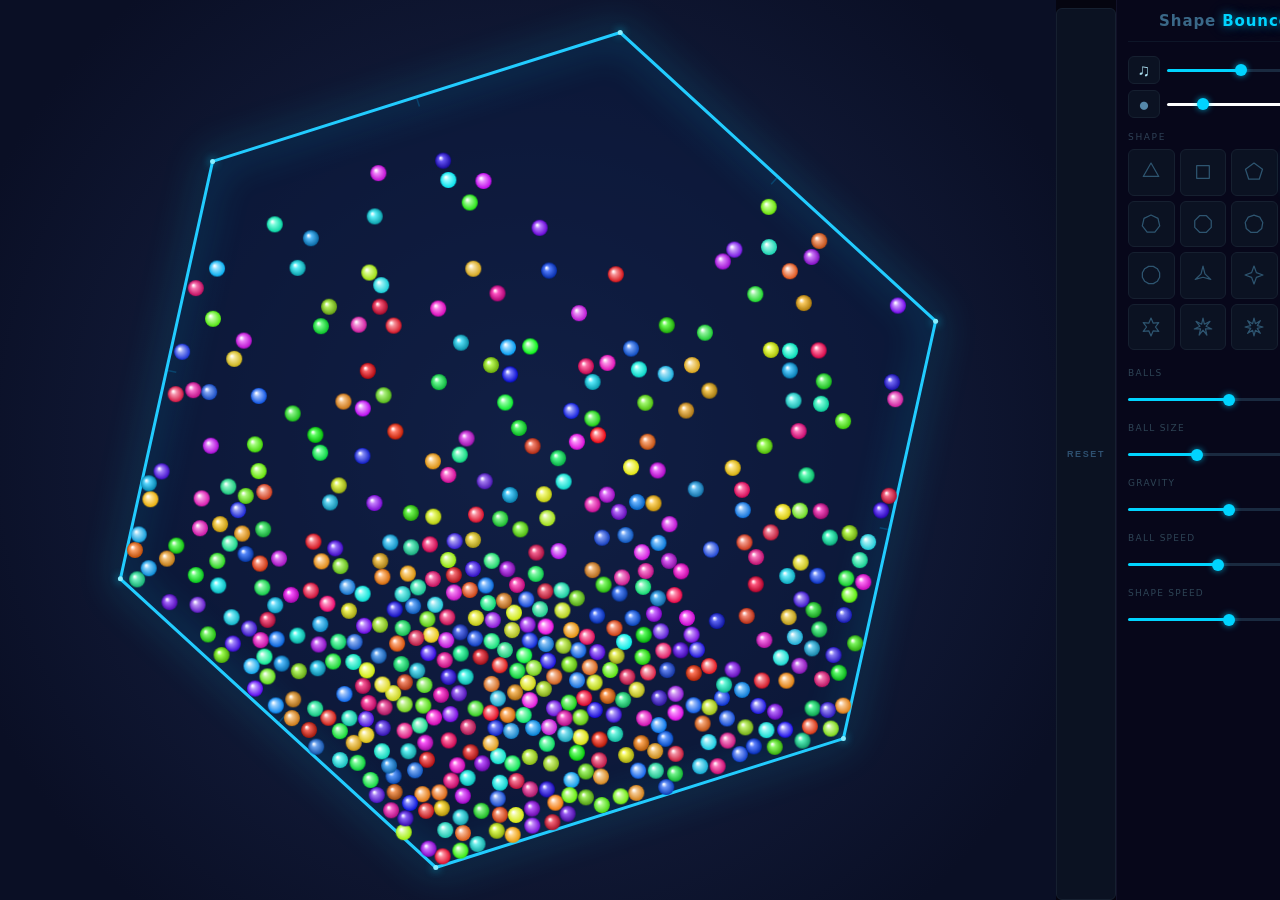
<file: shapebouncer.html>
<!DOCTYPE html>
<html lang="en">
<head>
    <meta charset="UTF-8">
    <title>Shape Bouncer</title>
    <style>
        * { margin:0; padding:0; box-sizing:border-box; }
        body { background:#050510; display:flex; height:100vh; overflow:hidden; font-family:'Segoe UI',system-ui,sans-serif; }
        canvas { display:block; flex:1; }

        /* ── Reset button ── */
        #resetBtn {
            background:#0b1222; border:1.5px solid #162030;
            border-radius:6px; color:#2e5070;
            font-size:9px; font-weight:700; letter-spacing:.18em; text-transform:uppercase;
            padding:4px 10px; cursor:pointer; margin-top:8px;
            transition:border-color .15s, color .15s;
        }
        #resetBtn:hover { border-color:#006688; color:#00d4ff; }

        #panel {
            width:224px; flex-shrink:0;
            background:#07071a; border-left:1px solid #111128;
            padding:14px 11px; display:flex; flex-direction:column; gap:14px;
            overflow-y:auto;
        }

        /* ── Logo ── */
        #logo {
            text-align:center;
            padding-bottom:12px;
            border-bottom:1px solid #0e1628;
        }
        .logo-title {
            font-size:15px; font-weight:800; letter-spacing:.06em; line-height:1;
        }
        .logo-title .w1 { color:#3a6888; }
        .logo-title .w2 {
            color:#00d4ff;
            text-shadow:0 0 10px rgba(0,212,255,.55), 0 0 22px rgba(0,212,255,.2);
        }

        /* ── Audio bar ── */
        #audio-bar { display:flex; flex-direction:column; gap:6px; }
        .audio-row { display:flex; align-items:center; gap:7px; }
        .audio-row input[type=range] { flex:1; }

        /* Shared mute-button style */
        .mute-btn {
            flex-shrink:0; position:relative; overflow:hidden;
            background:#0b1222; border:1.5px solid #162030;
            border-radius:6px; cursor:pointer; line-height:1;
            width:32px; height:28px;
            display:flex; align-items:center; justify-content:center;
            transition:border-color .15s;
        }
        .mute-btn:hover { border-color:#006688; }
        .mute-btn.muted { border-color:#3a1010; }
        .mute-btn.muted .btn-icon { opacity:.35; }
        .mute-btn .mute-slash {
            display:none; position:absolute; inset:0; pointer-events:none;
        }
        .mute-btn .mute-slash::before {
            content:''; position:absolute;
            width:2px; height:calc(100% + 8px);
            background:#cc1111; border-radius:1px;
            top:-4px; left:50%;
            transform:translateX(-50%) rotate(-40deg);
        }
        .mute-btn.muted .mute-slash { display:block; }

        #muteBtn     .btn-icon { color:#aaddee; font-size:17px; }
        #ballMuteBtn .btn-icon { color:#5588aa; font-size:19px; }

        /* ── Shape grid ── */
        .sec-title { font-size:9px; letter-spacing:.18em; text-transform:uppercase; color:#2e4055; margin-bottom:7px; }
        #shape-grid { display:grid; grid-template-columns:repeat(4,1fr); gap:5px; }
        .shape-btn {
            aspect-ratio:1; background:#0b1222; border:1.5px solid #162030;
            border-radius:6px; cursor:pointer; display:flex; align-items:center;
            justify-content:center; padding:0; transition:border-color .15s,background .15s;
        }
        .shape-btn:hover  { border-color:#006688; background:#0e1828; }
        .shape-btn.active { border-color:#00d4ff; background:#081522; box-shadow:0 0 8px rgba(0,212,255,.15); }
        .shape-btn svg    { width:22px; height:22px; display:block; }
        .shape-btn polygon,
        .shape-btn circle { stroke:#2e5570; fill:none; stroke-width:1.8; stroke-linejoin:round; }
        .shape-btn.active polygon,
        .shape-btn.active circle { stroke:#00d4ff; }

        /* ── Sliders ── */
        .ctrl label {
            display:flex; justify-content:space-between; align-items:baseline;
            font-size:9px; letter-spacing:.14em; text-transform:uppercase;
            color:#2e4455; margin-bottom:7px;
        }
        .ctrl label span { color:#00d4ff; font-size:13px; font-weight:600; letter-spacing:0; }
        input[type=range] {
            -webkit-appearance:none; appearance:none;
            width:100%; height:3px; border-radius:2px; outline:none; cursor:pointer;
        }
        input[type=range]::-webkit-slider-thumb {
            -webkit-appearance:none; width:12px; height:12px; border-radius:50%;
            background:#00d4ff; box-shadow:0 0 6px rgba(0,212,255,.7); cursor:pointer;
        }
        input[type=range]::-moz-range-thumb {
            width:12px; height:12px; border:none; border-radius:50%;
            background:#00d4ff; box-shadow:0 0 6px rgba(0,212,255,.7); cursor:pointer;
        }
    </style>
</head>
<body>
<canvas id="c"></canvas>
<button id="resetBtn">Reset</button>
<div id="panel">

    <div id="logo">
        <div class="logo-title">
            <span class="w1">Shape</span>&nbsp;<span class="w2">Bouncer</span>
        </div>
    </div>

    <div id="audio-bar">
        <div class="audio-row">
            <button id="muteBtn" class="mute-btn" title="Toggle music">
                <span class="btn-icon">&#9835;</span>
                <span class="mute-slash"></span>
            </button>
            <input type="range" id="sVolume" min="0" max="100" value="45" title="Music volume">
        </div>
        <div class="audio-row">
            <button id="ballMuteBtn" class="mute-btn" title="Toggle ball sounds">
                <span class="btn-icon">&#9679;</span>
                <span class="mute-slash"></span>
            </button>
            <input type="range" id="sBallSound" min="0" max="100" value="20" title="Ball hit volume">
        </div>
    </div>

    <div>
        <div class="sec-title">Shape</div>
        <div id="shape-grid"></div>
    </div>

    <div class="ctrl">
        <label>Balls <span id="vBalls">500</span></label>
        <input type="range" id="sBalls" min="1" max="1000" value="500">
    </div>
    <div class="ctrl">
        <label>Ball Size <span id="vBallSize">8</span></label>
        <input type="range" id="sBallSize" min="3" max="18" value="8">
    </div>
    <div class="ctrl">
        <label>Gravity <span id="vGravity">5</span></label>
        <input type="range" id="sGravity" min="0" max="10" value="5">
    </div>
    <div class="ctrl">
        <label>Ball Speed <span id="vBallSpeed">5</span></label>
        <input type="range" id="sBallSpeed" min="1" max="10" value="5">
    </div>
    <div class="ctrl">
        <label>Shape Speed <span id="vShapeSpeed">5</span></label>
        <input type="range" id="sShapeSpeed" min="0" max="10" value="5">
    </div>

</div>
<script>
// ── Canvas ────────────────────────────────────────────────────
const c   = document.getElementById('c');
const ctx = c.getContext('2d', { alpha: true, antialias: true });
const PANEL_W = 224;

// Ensure canvas resolution matches visual size
function resizeCanvas() {
    c.width  = window.innerWidth - PANEL_W;
    c.height = window.innerHeight;
}
resizeCanvas();
window.addEventListener('resize', resizeCanvas);

const W = c.width, H = c.height, cx = W/2, cy = H/2;

const SHAPE_R  = 0.475 * Math.min(W, H);
const SUBSTEPS = 2;

// BALL_R is dynamic (slider-controlled); initialise from screen size
const _defaultR = Math.round(Math.max(3, Math.min(18, SHAPE_R * 0.018)));
document.getElementById('sBallSize').value = _defaultR;
let BALL_R = _defaultR;

// Pre-rendered background — drawn once, used every frame for a clean clear
const bgCanvas = document.createElement('canvas');
bgCanvas.width = W; bgCanvas.height = H;
const bgCtx = bgCanvas.getContext('2d');
const _bgGr = bgCtx.createRadialGradient(cx, cy, 0, cx, cy, SHAPE_R * 1.4);
_bgGr.addColorStop(0, '#1a2850');
_bgGr.addColorStop(1, '#0a0f25');
bgCtx.fillStyle = _bgGr;
bgCtx.fillRect(0, 0, W, H);

// Ensure canvas is rendered on first frame
ctx.drawImage(bgCanvas, 0, 0);

// ── Shapes ────────────────────────────────────────────────────
const SHAPES = [
    { sides:3,  star:false, label:'Triangle',  sa:-Math.PI/2 },
    { sides:4,  star:false, label:'Square',    sa:-Math.PI/4 },
    { sides:5,  star:false, label:'Pentagon',  sa:-Math.PI/2 },
    { sides:6,  star:false, label:'Hexagon',   sa:-Math.PI/3 },
    { sides:7,  star:false, label:'Heptagon',  sa:-Math.PI/2 },
    { sides:8,  star:false, label:'Octagon',   sa:-3*Math.PI/8 },
    { sides:9,  star:false, label:'Nonagon',   sa:-Math.PI/2 },
    { sides:10, star:false, label:'Decagon',   sa:-2*Math.PI/5 },
    { sides:12, star:false, label:'Dodecagon', sa:-5*Math.PI/12 },
    { sides:3,  star:true,  label:'3-Star',    sa:-Math.PI/2,  ir:0.25 },
    { sides:4,  star:true,  label:'4-Star',    sa:-Math.PI/2,  ir:0.38 },
    { sides:5,  star:true,  label:'5-Star',    sa:-Math.PI/2,  ir:0.382 },
    { sides:6,  star:true,  label:'6-Star',    sa:-Math.PI/2,  ir:0.50 },
    { sides:7,  star:true,  label:'7-Star',    sa:-Math.PI/2,  ir:0.35 },
    { sides:8,  star:true,  label:'8-Star',    sa:-Math.PI/2,  ir:0.40 },
    { sides:0,  star:false, label:'Circle',    sa:0 },
];
let currentShape = SHAPES[3];

// ── Audio ─────────────────────────────────────────────────────
let audioCtx = null, masterGain = null, reverbNode = null;
let audioMuted = false, ballSoundMuted = false;
let audioVol = 0.45, audioStarted = false;
let ballSoundVol = 0.20;
let soundsThisFrame = 0;
const MAX_SOUNDS_PER_FRAME = 3;
let noiseBuffer = null;

function makeNoiseBuffer() {
    const len = Math.floor(audioCtx.sampleRate * 0.1);
    const buf = audioCtx.createBuffer(1, len, audioCtx.sampleRate);
    const d = buf.getChannelData(0);
    for (let i = 0; i < len; i++) d[i] = Math.random() * 2 - 1;
    return buf;
}

function startAudio() {
    if (audioStarted) return;
    audioStarted = true;
    try {
        audioCtx = new (window.AudioContext || window.webkitAudioContext)();

        const revSec = 1.6, revLen = Math.floor(audioCtx.sampleRate * revSec);
        const revBuf = audioCtx.createBuffer(2, revLen, audioCtx.sampleRate);
        for (let ch = 0; ch < 2; ch++) {
            const d = revBuf.getChannelData(ch);
            for (let i = 0; i < revLen; i++)
                d[i] = (Math.random() * 2 - 1) * Math.pow(1 - i / revLen, 2.8);
        }
        reverbNode = audioCtx.createConvolver();
        reverbNode.buffer = revBuf;

        const delay = audioCtx.createDelay(0.6);
        delay.delayTime.value = 0.22;
        const delayFB = audioCtx.createGain();
        delayFB.gain.value = 0.30;
        delay.connect(delayFB); delayFB.connect(delay);

        masterGain = audioCtx.createGain();
        masterGain.gain.value = audioMuted ? 0 : audioVol;
        reverbNode.connect(masterGain);
        delay.connect(masterGain);
        masterGain.connect(audioCtx.destination);

        [[55, .06], [110, .04], [164.8, .025]].forEach(([f, g]) => {
            const osc = audioCtx.createOscillator();
            const gn  = audioCtx.createGain();
            osc.type = 'sine';
            osc.frequency.value = f * (1 + (Math.random() - .5) * 0.004);
            gn.gain.value = g;
            osc.connect(gn); gn.connect(reverbNode);
            osc.start();
        });

        const pad = audioCtx.createOscillator();
        const padGain = audioCtx.createGain();
        const lfo = audioCtx.createOscillator();
        const lfoGain = audioCtx.createGain();
        pad.type = 'triangle'; pad.frequency.value = 130.8;
        padGain.gain.value = 0.025;
        lfo.frequency.value = 0.25; lfoGain.gain.value = 0.018;
        lfo.connect(lfoGain); lfoGain.connect(padGain.gain);
        pad.connect(padGain); padGain.connect(reverbNode);
        pad.start(); lfo.start();

        noiseBuffer = makeNoiseBuffer();
        scheduleBeat();
        scheduleMelody(delay);
    } catch(e) { console.warn('Audio unavailable', e); }
}

const SCALE = [130.8, 146.8, 164.8, 196, 220, 261.6, 293.7, 329.6, 392, 440, 523.3, 587.3, 659.3, 784];

function playNote(dest, freq, vol = 0.075, dur = 0.75) {
    if (!audioCtx || audioMuted) return;
    const osc = audioCtx.createOscillator();
    const env = audioCtx.createGain();
    osc.type = 'triangle'; osc.frequency.value = freq;
    const t = audioCtx.currentTime;
    env.gain.setValueAtTime(0, t);
    env.gain.linearRampToValueAtTime(vol, t + 0.025);
    env.gain.exponentialRampToValueAtTime(0.0001, t + dur);
    osc.connect(env); env.connect(dest);
    osc.start(t); osc.stop(t + dur + 0.05);
}

function playKick() {
    if (!audioCtx || audioMuted) return;
    const osc = audioCtx.createOscillator();
    const env = audioCtx.createGain();
    osc.type = 'sine';
    const t = audioCtx.currentTime;
    osc.frequency.setValueAtTime(130, t);
    osc.frequency.exponentialRampToValueAtTime(38, t + 0.2);
    env.gain.setValueAtTime(0.6, t);
    env.gain.exponentialRampToValueAtTime(0.0001, t + 0.28);
    osc.connect(env); env.connect(masterGain);
    osc.start(t); osc.stop(t + 0.32);
}

function playHihat(open) {
    if (!audioCtx || audioMuted || !noiseBuffer) return;
    const src = audioCtx.createBufferSource();
    src.buffer = noiseBuffer;
    const hp = audioCtx.createBiquadFilter();
    hp.type = 'highpass'; hp.frequency.value = 7500;
    const env = audioCtx.createGain();
    const t = audioCtx.currentTime;
    const dur = open ? 0.14 : 0.035;
    env.gain.setValueAtTime(open ? 0.06 : 0.04, t);
    env.gain.exponentialRampToValueAtTime(0.0001, t + dur);
    src.connect(hp); hp.connect(env); env.connect(masterGain);
    src.start(t);
}

const STEP_MS = 250;
const KICK_STEPS = new Set([0, 4]);
const OPEN_STEPS = new Set([2, 6]);
let beatStep = 0;

function scheduleBeat() {
    if (audioCtx && !audioMuted) {
        if (KICK_STEPS.has(beatStep)) playKick();
        playHihat(OPEN_STEPS.has(beatStep));
    }
    beatStep = (beatStep + 1) % 8;
    setTimeout(scheduleBeat, STEP_MS);
}

function scheduleMelody(dest) {
    playNote(dest, SCALE[Math.floor(Math.random() * SCALE.length)]);
    if (Math.random() < 0.38) {
        const idx = Math.floor(Math.random() * SCALE.length);
        setTimeout(() => playNote(dest, SCALE[idx], 0.05, 0.6), 140);
    }
    setTimeout(() => scheduleMelody(dest), 350 + Math.random() * 700);
}

function playBallHit(speed, ballX) {
    if (!audioCtx || audioMuted || ballSoundMuted || !masterGain || ballSoundVol <= 0) return;
    if (soundsThisFrame >= MAX_SOUNDS_PER_FRAME) return;
    soundsThisFrame++;
    const osc = audioCtx.createOscillator();
    const env = audioCtx.createGain();
    const pan = audioCtx.createStereoPanner();
    pan.pan.value = Math.max(-1, Math.min(1, (ballX - cx) / SHAPE_R));
    osc.type = 'sine';
    osc.frequency.value = Math.min(200 + speed * 38, 1800);
    const t = audioCtx.currentTime;
    const vol = ballSoundVol * 0.22;
    env.gain.setValueAtTime(vol, t);
    env.gain.exponentialRampToValueAtTime(0.0001, t + 0.09);
    osc.connect(env); env.connect(pan); pan.connect(masterGain);
    osc.start(t); osc.stop(t + 0.11);
}

const kickAudio = () => { startAudio(); audioCtx && audioCtx.resume(); };
['pointerdown', 'keydown'].forEach(e => document.addEventListener(e, kickAudio, {once: true}));

document.getElementById('muteBtn').addEventListener('click', function() {
    kickAudio();
    audioMuted = !audioMuted;
    if (masterGain) masterGain.gain.value = audioMuted ? 0 : audioVol;
    this.classList.toggle('muted', audioMuted);
});

document.getElementById('ballMuteBtn').addEventListener('click', function() {
    ballSoundMuted = !ballSoundMuted;
    this.classList.toggle('muted', ballSoundMuted);
});

const sVolumeEl = document.getElementById('sVolume');
sVolumeEl.addEventListener('input', function() {
    kickAudio();
    audioVol = +this.value / 100;
    if (masterGain && !audioMuted) masterGain.gain.value = audioVol;
    trackBg(this);
});

// ── Live physics params ───────────────────────────────────────
let gravity = 0.13, maxBallSpeed = 15, spin = 0.013;
let shapeAngle = 0;

// ── Ball sprites ──────────────────────────────────────────────
function makeBallSprite(h, s, l) {
    const sz = Math.ceil(BALL_R * 2) + 2;
    let oc;
    if (typeof OffscreenCanvas !== 'undefined') {
        oc = new OffscreenCanvas(sz, sz);
    } else {
        oc = document.createElement('canvas');
        oc.width = oc.height = sz;
    }
    const oc2 = oc.getContext('2d');
    const r = BALL_R, o = 1;
    const gr = oc2.createRadialGradient(
        o + r - r * .32, o + r - r * .36, r * .06,
        o + r, o + r, r
    );
    gr.addColorStop(0,   '#fff');
    gr.addColorStop(0.3, `hsl(${h},${s}%,${l + 10}%)`);
    gr.addColorStop(1,   `hsl(${h},${s}%,${l - 22}%)`);
    oc2.beginPath();
    oc2.arc(o + r, o + r, r, 0, Math.PI * 2);
    oc2.fillStyle = gr;
    oc2.fill();
    return oc;
}

// ── Ball factory ──────────────────────────────────────────────
function makeBall() {
    const a = Math.random() * Math.PI * 2;
    const d = Math.random() * SHAPE_R * 0.72;
    const h = Math.random() * 360;
    const s = 78 + Math.random() * 22;
    const l = 55 + Math.random() * 15;
    return {
        h, s, l,
        x: cx + Math.cos(a) * d,
        y: cy + Math.sin(a) * d,
        vx: (Math.random() * 2 - 1) * 4,
        vy: (Math.random() * 2 - 1) * 4,
        sprite: makeBallSprite(h, s, l),
    };
}
let balls = Array.from({length: 500}, makeBall);
console.log(`[INIT] Created ${balls.length} balls, BALL_R=${BALL_R}, SHAPE_R=${SHAPE_R}`);

// ── Shape icon grid ───────────────────────────────────────────
const NS   = 'http://www.w3.org/2000/svg';
const grid = document.getElementById('shape-grid');

function iconPoints(shape, R, ox, oy) {
    const { sides, star, ir=0.4, sa } = shape;
    if (star) {
        return Array.from({length: sides * 2}, (_, i) => {
            const r = i % 2 === 0 ? R : R * ir;
            const a = sa + i * Math.PI / sides;
            return `${(ox + r * Math.cos(a)).toFixed(2)},${(oy + r * Math.sin(a)).toFixed(2)}`;
        }).join(' ');
    }
    const n = sides === 0 ? 48 : sides;
    return Array.from({length: n}, (_, i) => {
        const a = sa + i * 2 * Math.PI / n;
        return `${(ox + R * Math.cos(a)).toFixed(2)},${(oy + R * Math.sin(a)).toFixed(2)}`;
    }).join(' ');
}

SHAPES.forEach(shape => {
    const btn = document.createElement('button');
    btn.className = 'shape-btn' + (shape === currentShape ? ' active' : '');
    btn.title = shape.label;

    const svg = document.createElementNS(NS, 'svg');
    svg.setAttribute('viewBox', '0 0 32 32');

    let el;
    if (shape.sides === 0) {
        el = document.createElementNS(NS, 'circle');
        el.setAttribute('cx', '16'); el.setAttribute('cy', '16'); el.setAttribute('r', '13');
    } else {
        el = document.createElementNS(NS, 'polygon');
        el.setAttribute('points', iconPoints(shape, 13, 16, 16));
    }
    svg.appendChild(el);
    btn.appendChild(svg);

    btn.addEventListener('click', () => {
        document.querySelectorAll('.shape-btn').forEach(b => b.classList.remove('active'));
        btn.classList.add('active');
        currentShape = shape;
        const verts = shapeVerts(shapeAngle);
        for (const ball of balls) {
            if (!insidePoly(ball.x, ball.y, verts)) respawnBall(ball);
        }
    });
    grid.appendChild(btn);
});

// ── Slider helper ─────────────────────────────────────────────
function trackBg(el) {
    const pct = ((el.value - el.min) / (el.max - el.min)) * 100;
    el.style.background = `linear-gradient(to right,#00d4ff ${pct}%,#1a2a40 ${pct}%)`;
}
function slider(id, valId, fn) {
    const el = document.getElementById(id), vEl = document.getElementById(valId);
    const upd = () => { vEl.textContent = el.value; trackBg(el); fn(+el.value); };
    el.addEventListener('input', upd); upd();
}

slider('sBalls',      'vBalls',      v => { while (balls.length < v) balls.push(makeBall()); balls.length = v; });
slider('sBallSize',   'vBallSize',   v => {
    BALL_R = v;
    for (const ball of balls) ball.sprite = makeBallSprite(ball.h, ball.s, ball.l);
});
slider('sGravity',    'vGravity',    v => { gravity = v * 0.026; });
slider('sBallSpeed',  'vBallSpeed',  v => { maxBallSpeed = v * 3; });
slider('sShapeSpeed', 'vShapeSpeed', v => { spin = v * 0.0026; });

// Ball sound slider (no display span, just update the variable)
document.getElementById('sBallSound').addEventListener('input', function() {
    ballSoundVol = +this.value / 100;
    trackBg(this);
});

trackBg(sVolumeEl);

// ── Physics ───────────────────────────────────────────────────
function shapeVerts(angle) {
    const { sides, star, ir=0.4 } = currentShape;
    const n = sides === 0 ? 48 : sides;
    if (star) {
        return Array.from({length: n * 2}, (_, i) => {
            const r = i % 2 === 0 ? SHAPE_R : SHAPE_R * ir;
            const a = angle + i * Math.PI / n;
            return { x: cx + r * Math.cos(a), y: cy + r * Math.sin(a) };
        });
    }
    return Array.from({length: n}, (_, i) => ({
        x: cx + SHAPE_R * Math.cos(angle + i * 2 * Math.PI / n),
        y: cy + SHAPE_R * Math.sin(angle + i * 2 * Math.PI / n),
    }));
}

function insidePoly(px, py, verts) {
    let inside = false;
    for (let i = 0, j = verts.length - 1; i < verts.length; j = i++) {
        const { x:xi, y:yi } = verts[i], { x:xj, y:yj } = verts[j];
        if ((yi > py) !== (yj > py) && px < (xj - xi) * (py - yi) / (yj - yi) + xi)
            inside = !inside;
    }
    return inside;
}

function respawnBall(ball) {
    const a = Math.random() * Math.PI * 2, d = Math.random() * SHAPE_R * 0.28;
    ball.x = cx + Math.cos(a) * d;
    ball.y = cy + Math.sin(a) * d;
    ball.vx = (Math.random() * 2 - 1) * 3;
    ball.vy = (Math.random() * 2 - 1) * 3;
}

function closestOnSeg(px, py, ax, ay, bx, by) {
    const dx = bx - ax, dy = by - ay, lenSq = dx * dx + dy * dy;
    if (!lenSq) return { x: ax, y: ay };
    const t = Math.max(0, Math.min(1, ((px - ax) * dx + (py - ay) * dy) / lenSq));
    return { x: ax + t * dx, y: ay + t * dy };
}

function wallCollide(ball, verts) {
    const n = verts.length;
    for (let i = 0; i < n; i++) {
        const a = verts[i], b = verts[(i + 1) % n];
        const cp = closestOnSeg(ball.x, ball.y, a.x, a.y, b.x, b.y);
        const dx = ball.x - cp.x, dy = ball.y - cp.y;
        const dist = Math.hypot(dx, dy);
        if (dist < BALL_R && dist > 0) {
            const nx = dx / dist, ny = dy / dist;
            const evx = -spin * (cp.y - cy), evy = spin * (cp.x - cx);
            const vn = (ball.vx - evx) * nx + (ball.vy - evy) * ny;
            if (vn < 0) {
                ball.vx -= 1.8 * vn * nx;
                ball.vy -= 1.8 * vn * ny;
                playBallHit(Math.hypot(ball.vx, ball.vy), ball.x);
            }
            ball.x += nx * (BALL_R - dist);
            ball.y += ny * (BALL_R - dist);
        }
    }
}

function boundarySafety(ball) {
    const dist = Math.hypot(ball.x - cx, ball.y - cy);
    if (dist > SHAPE_R - BALL_R && dist > 0) {
        const nx = (ball.x - cx) / dist, ny = (ball.y - cy) / dist;
        ball.x = cx + nx * (SHAPE_R - BALL_R - 0.5);
        ball.y = cy + ny * (SHAPE_R - BALL_R - 0.5);
        const vn = ball.vx * nx + ball.vy * ny;
        if (vn > 0) { ball.vx -= 2 * vn * nx; ball.vy -= 2 * vn * ny; }
    }
}

// Hard containment: insidePoly catches escapes through concave notches that
// edge-based wallCollide misses (e.g. star shape inner corners).
function containBall(ball, verts) {
    if (!insidePoly(ball.x, ball.y, verts)) {
        const dx = cx - ball.x, dy = cy - ball.y;
        const d = Math.hypot(dx, dy) || 1;
        const nx = dx / d, ny = dy / d;
        const vn = ball.vx * nx + ball.vy * ny;
        if (vn < 0) { ball.vx -= 1.8 * vn * nx; ball.vy -= 1.8 * vn * ny; }
        ball.x += nx * BALL_R * 2;
        ball.y += ny * BALL_R * 2;
    }
}

function ballCollide() {
    const cellSz = BALL_R * 2.4, inv = 1 / cellSz;
    const hash = {};
    const diam = BALL_R * 2, diam2 = diam * diam;

    for (let i = 0; i < balls.length; i++) {
        const b = balls[i];
        const k = Math.floor(b.x * inv) * 10000 + Math.floor(b.y * inv);
        (hash[k] || (hash[k] = [])).push(i);
    }

    for (let i = 0; i < balls.length; i++) {
        const a = balls[i];
        const gx = Math.floor(a.x * inv), gy = Math.floor(a.y * inv);
        for (let ddx = -1; ddx <= 1; ddx++) {
            for (let ddy = -1; ddy <= 1; ddy++) {
                const cell = hash[(gx + ddx) * 10000 + (gy + ddy)];
                if (!cell) continue;
                for (let ci = 0; ci < cell.length; ci++) {
                    const j = cell[ci];
                    if (j <= i) continue;
                    const b = balls[j];
                    const ex = b.x - a.x, ey = b.y - a.y;
                    const d2 = ex * ex + ey * ey;
                    if (d2 < diam2 && d2 > 0) {
                        const d = Math.sqrt(d2);
                        const nx = ex / d, ny = ey / d;
                        const ov = (diam - d) * 0.5;
                        a.x -= nx * ov; a.y -= ny * ov;
                        b.x += nx * ov; b.y += ny * ov;
                        const vn = (b.vx - a.vx) * nx + (b.vy - a.vy) * ny;
                        if (vn < 0) {
                            a.vx += vn * nx; a.vy += vn * ny;
                            b.vx -= vn * nx; b.vy -= vn * ny;
                        }
                    }
                }
            }
        }
    }
}

let lastVerts = null;

function update() {
    soundsThisFrame = 0;
    const subSpin = spin / SUBSTEPS;
    for (let s = 0; s < SUBSTEPS; s++) {
        shapeAngle += subSpin;
        const verts = shapeVerts(shapeAngle);
        if (s === SUBSTEPS - 1) lastVerts = verts;
        for (const ball of balls) {
            ball.vy += gravity / SUBSTEPS;
            let spd = Math.hypot(ball.vx, ball.vy);
            if (spd > maxBallSpeed) { const f = maxBallSpeed / spd; ball.vx *= f; ball.vy *= f; }
            ball.x += ball.vx / SUBSTEPS;
            ball.y += ball.vy / SUBSTEPS;
            wallCollide(ball, verts);
            boundarySafety(ball);
            containBall(ball, verts);
            spd = Math.hypot(ball.vx, ball.vy);
            if (spd > maxBallSpeed * 1.6) { const f = maxBallSpeed * 1.6 / spd; ball.vx *= f; ball.vy *= f; }
        }
        ballCollide();
    }
}

// ── Draw ──────────────────────────────────────────────────────
function draw() {
    const verts = lastVerts || shapeVerts(shapeAngle);
    const { star, sides } = currentShape;
    const n = verts.length;

    console.log(`[DRAW] verts.length=${n}, star=${star}, sides=${sides}, balls=${balls.length}`);

    // Clear to pre-rendered background
    ctx.drawImage(bgCanvas, 0, 0);

    // Shape interior fill
    ctx.beginPath();
    verts.forEach((v, i) => i ? ctx.lineTo(v.x, v.y) : ctx.moveTo(v.x, v.y));
    ctx.closePath();
    ctx.fillStyle = 'rgba(10,25,60,.55)';
    ctx.fill();

    // Glowing border
    ctx.save();
    ctx.shadowBlur = 36; ctx.shadowColor = '#00d4ff';
    ctx.strokeStyle = '#22ccff'; ctx.lineWidth = 3;
    ctx.stroke();
    ctx.restore();

    // Vertex dots + edge ticks for small polygons
    if (!star && sides > 0 && sides <= 10) {
        verts.forEach(v => {
            ctx.save();
            ctx.shadowBlur = 8; ctx.shadowColor = '#00d4ff';
            ctx.beginPath(); ctx.arc(v.x, v.y, 2.5, 0, Math.PI * 2);
            ctx.fillStyle = '#88eeff'; ctx.fill();
            ctx.restore();
        });
        for (let i = 0; i < n; i++) {
            const a = verts[i], b = verts[(i + 1) % n];
            const mx = (a.x + b.x) / 2, my = (a.y + b.y) / 2;
            const ex = b.x - a.x, ey = b.y - a.y, len = Math.hypot(ex, ey);
            let nx = ey / len, ny = -ex / len;
            if ((cx - mx) * nx + (cy - my) * ny < 0) { nx = -nx; ny = -ny; }
            ctx.beginPath(); ctx.moveTo(mx, my); ctx.lineTo(mx + nx * 10, my + ny * 10);
            ctx.strokeStyle = 'rgba(0,180,255,.22)'; ctx.lineWidth = 1.5; ctx.stroke();
        }
    }

    // Balls via pre-rendered sprites
    const spriteOff = 1 + BALL_R;
    for (const ball of balls) {
        ctx.drawImage(ball.sprite, ball.x - spriteOff, ball.y - spriteOff);
    }

}

document.getElementById('resetBtn').addEventListener('click', () => {
    shapeAngle = 0;
    for (const ball of balls) respawnBall(ball);
});

function loop() { update(); draw(); requestAnimationFrame(loop); }
loop();
</script>
</body>
</html>
</file>
